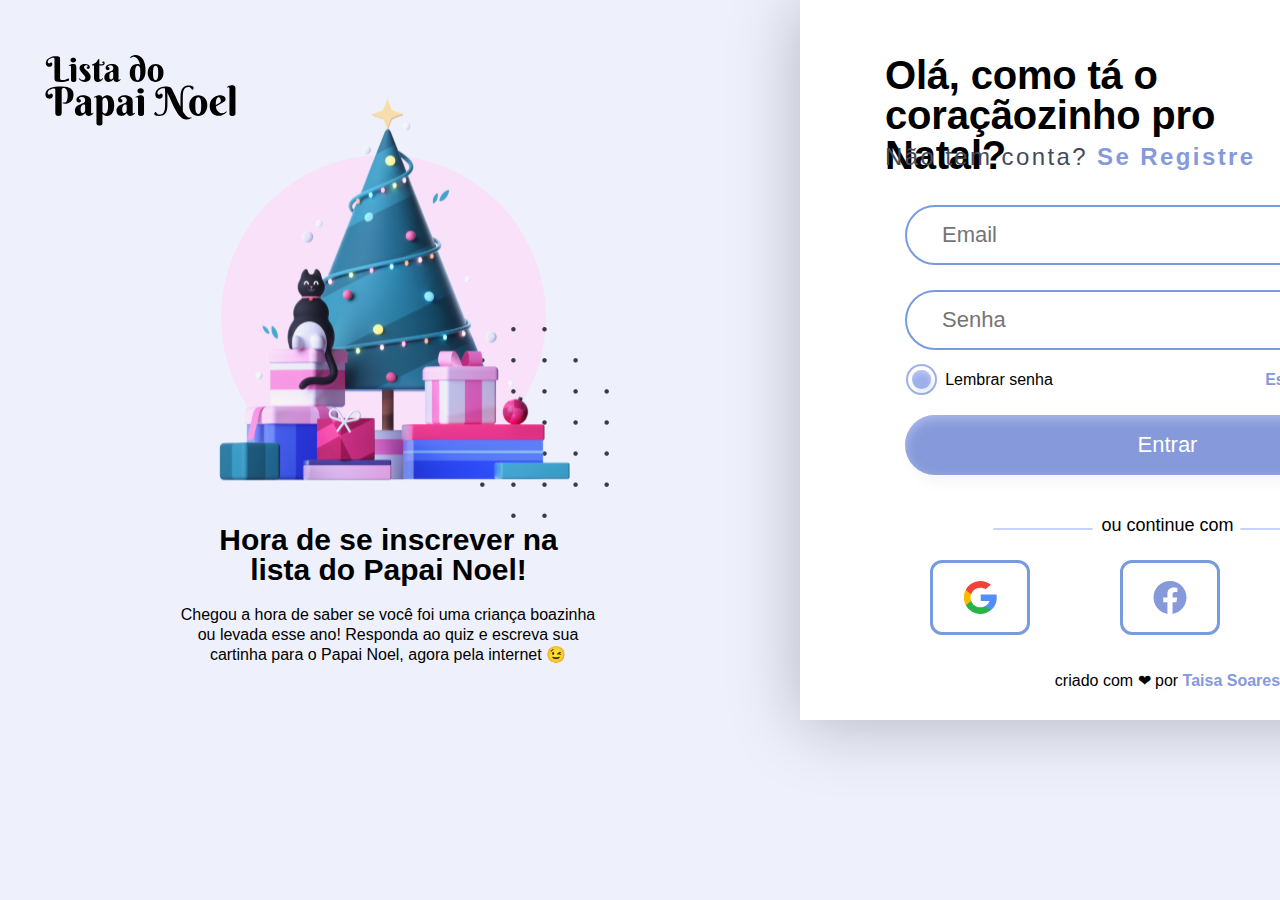
<file: index.html>
<!DOCTYPE html>
<html lang="pt-br">
  <head>
    <title>Lista do Papai Noel</title>
    <link rel="icon" href="images/4square.svg" type="image/icon type" />

    <meta charset="UTF-8" />
    <meta
      name="description"
      content="Chegou a hora de saber se você foi uma criança boazinha ou levada esse ano! Responda ao quiz e escreva sua cartinha para o Papai Noel, agora pela internet 😉"
    />
    <meta name="author" content="Taisa Soares" />
    <meta name="viewport" content="width=device-width, initial-scale=1.0" />

    <link rel="stylesheet" type="text/css" href="style.css" />
  </head>

  <body>
    <!--Logotipo superior esquerdo-->
    <header role="banner">
      <img id="logo" src="images/3.svg" alt="Logotipo da Lista do Papai Noel" />
    </header>

    <main role="main">
      <!-- Itens da esquerda -->
      <div class="rightInfos">
        <!-- Imagem -->
        <div id="principalImage">
          <img
            id="cat"
            src="images/treecat.svg"
            alt="Árvore de natal com presentes e um gato"
          />

          <img
            id="dots"
            src="images/dots.svg"
            alt="Pontinhos quase em forma de círculo"
          />

          <div id="circle"></div>
        </div>

        <!-- Textos -->
        <div id="infos">
          <h1 id="h1Info">Hora de se inscrever na lista do Papai Noel!</h1>

          <p id="pInfo">
            Chegou a hora de saber se você foi uma criança boazinha ou levada
            esse ano! Responda ao quiz e escreva sua cartinha para o Papai Noel,
            agora pela internet 😉
          </p>
        </div>
      </div>

      <!-- Itens da direita -->
      <div id="login">
        <!-- Frases iniciais -->
        <div>
          <h1 id="h1Login">Olá, como tá o coraçãozinho pro Natal?</h1>

          <p id="pLogin">
            Não tem conta?
            <a class="links" href="register/register.html">Se Registre</a>
          </p>
        </div>

        <!-- Input Field -->
        <div id="inputField">
          <form onsubmit="event.preventDefault(); submitForm();">
            <label>
              <input
                type="email"
                name="emailInput"
                id="emailInput"
                placeholder="Email"
                class="input"
              />
            </label>

            <label>
              <input
                type="password"
                name="passwordInput"
                id="passwordInput"
                placeholder="Senha"
                class="input"
              />
              <img id="eye" src="images/eye.svg" />
            </label>

            <button
              type="submit"
              name="submitButton"
              aria-label="Botão para fazer login"
            >
              Entrar
            </button>
          </form>

          <div id="passwordAction">
            <div id="remember">
              <img id="check" src="images/remember-check.svg" />
              <p id="pRemember">Lembrar senha</p>
            </div>

            <div id="forgot">
              <a class="links" href="Recuperar-senha/recoverpassword.html"
                >Esqueci minha senha</a
              >
            </div>
          </div>

          <div id="remember"></div>
        </div>

        <!-- Entrar com -->
        <div id="socialTitle">
          <p>ou continue com</p>
          <div id="lineL"></div>
          <div id="lineR"></div>
        </div>

        <div id="socialLogin">
          <img
            id="google"
            src="../images/google.svg"
            alt="Login com o Google"
          />

          <img
            id="facebook"
            src="../images/facebook.svg"
            alt="Login com o Facebook"
          />

          <img id="apple" src="../images/apple.svg" alt="Login com a Apple" />
        </div>

        <div id="backgroundLogin"></div>
      </div>
    </main>

    <!--Criado por-->
    <footer role="contentinfo">
      <p id="credits">
        criado com ❤ por
        <a class="links" href="https://github.com/TaisaSoares" target="_blank"
          >Taisa Soares</a
        >
      </p>
    </footer>

    <script type="text/javascript" src="script.JS"></script>
  </body>
</html>
</file>
<file: style.css>
* {
  margin: 0;
  padding: 0;
  box-sizing: border-box;
  text-decoration: none;
  font-family: "Nunito", sans-serif;
  color: #000000;
}

html {
  background-color: #eef1fc;
}

#logo {
  position: absolute;
  width: 225px;
  height: 110px;
  left: 32px;
  top: 32px;
}

/* CONTEÚDOS DA ESQUERDA */

/* Imagem */
#cat,
#dots,
#circle {
  position: absolute;
}

#cat {
  width: 520px;
  height: 560px;
  left: 130px;
  top: 25px;

  z-index: 2;
}

#dots {
  width: 160px;
  height: 207px;
  left: 449px;
  top: 319px;

  z-index: 1;

  animation: pulse 3s infinite;
}

#circle {
  width: 325px;
  height: 325px;
  left: 221px;
  top: 155px;

  z-index: 0;

  background: rgb(249, 225, 249);
  border-radius: 346px;
}

@keyframes pulse {
  0% {
    transform: scale(1) rotateZ(-10deg);
  }

  50% {
    transform: scale(0.9) rotateZ(-10deg);
  }

  100% {
    transform: scale(1) rotateZ(-10deg);
  }
}

/* Textos */
#h1Info,
#pInfo {
  position: absolute;
  font-style: normal;
  text-align: center;
}

#h1Info {
  width: 367px;
  height: 59px;
  left: 205px;
  top: 525px;

  font-weight: bold;
  font-size: 30px;
  line-height: 30px;
}

#pInfo {
  width: 436px;
  height: 90px;
  left: 170px;
  top: 605px;

  font-weight: normal;
  font-size: 16px;
  line-height: 20px;
}

/* CONTEÚDOS DA DIREITA */

/* background */

#backgroundLogin {
  position: absolute;
  width: 735px;
  height: 720px;
  left: 800px;

  z-index: 0;

  background: #ffffff;
  box-shadow: 0px 4px 65px rgb(0 0 0 / 25%);
}

/* Área de login */

#h1Login,
#pLogin {
  position: absolute;
  width: 454px;
  left: 885px;

  z-index: 1;
}

#h1Login {
  height: 90px;
  top: 55px;

  font-weight: 800;
  font-size: 40px;
  line-height: 100%;

  letter-spacing: -0.005em;
}

#pLogin {
  height: 30px;
  top: 140px;

  font-size: 24px;
  line-height: 33px;

  letter-spacing: 0.1em;
  color: #444b59;
}

/* Formulário */

form {
  position: absolute;
  display: flex;
  flex-direction: column;
  align-items: center;

  top: 180px;
  width: 735px;
  height: 350px;
  left: 800px;

  z-index: 1;
}

#emailInput,
#passwordInput,
button {
  position: static;
  display: flex;
  flex-direction: row;
  align-items: center;
  justify-content: space-evenly;

  font-size: 22px;
  width: 525px;
  height: 60px;
  top: 40px;
  margin-top: 25px;
}

#emailInput,
#passwordInput {
  background: #ffffff;

  padding: 1px 35px;
  border: 2px solid #789ade;
  box-sizing: border-box;
  border-radius: 80px;
}

#eye {
  position: absolute;
  width: 25px;
  height: 32px;
  left: 570px;
  top: 125px;

  flex: none;
  order: 1;
  flex-grow: 0;
  margin: 0px 10px;
}

#passwordAction {
  position: absolute;
  display: flex;
  flex-direction: row;
  align-items: center;
  justify-content: space-around;

  top: 355px;
  width: 735px;
  height: 50px;
  left: 800px;
  z-index: 1;
}

#remember {
  display: flex;
  flex-direction: row;
  align-items: center;
  justify-content: space-around;
}

#check {
  cursor: pointer;
}

#pRemember {
  padding-left: 8px;
}

button {
  position: relative;
  text-align: center;

  color: white;

  padding: 21px 195px;

  background: #8699da;
  box-shadow: 4px 8px 12px rgb(78 99 141 / 6%),
    inset 0px 4px 12px rgb(200 211 249 / 60%);
  border-radius: 80px;

  outline: none;
  border: none;

  cursor: pointer;

  transition: 200ms ease-in-out;
}

button:hover {
  transform: scale(1.05);
}

#socialTitle {
  position: absolute;
  width: 735px;
  height: 20px;
  left: 800px;
  top: 515px;
  text-align: center;
  font-size: 18px;
  z-index: 1;
}

#lineL,
#lineR {
  position: absolute;
  width: 100px;
  height: 0px;
  top: 13px;

  background: #c8d3f9;
  border-radius: 95px;
  border: 1px solid #c8d3f9;
}

#lineL {
  left: 193px;
}

#lineR {
  left: 440px;
}

#socialLogin {
  display: flex;
  flex-direction: row;
  justify-content: space-evenly;
  align-items: center;

  padding: 20px;
  position: absolute;
  width: 700px;
  height: 45px;
  left: 820px;
  top: 575px;

  z-index: 1;
}

#google,
#facebook,
#apple {
  position: static;
  width: 100px;
  height: 75px;
  padding: 18px;
  left: 0px;
  top: 0px;

  border: 3px solid #789ade;
  box-sizing: border-box;
  border-radius: 12px;

  cursor: pointer;
}

/* Créditos */

#credits {
  position: absolute;
  text-align: center;
  width: 735px;
  height: 50px;
  left: 800px;
  top: 671px;
  color: #000;
  align-items: center;
}

.links {
  font-weight: bold;
  color: #8699da;
}
</file>
